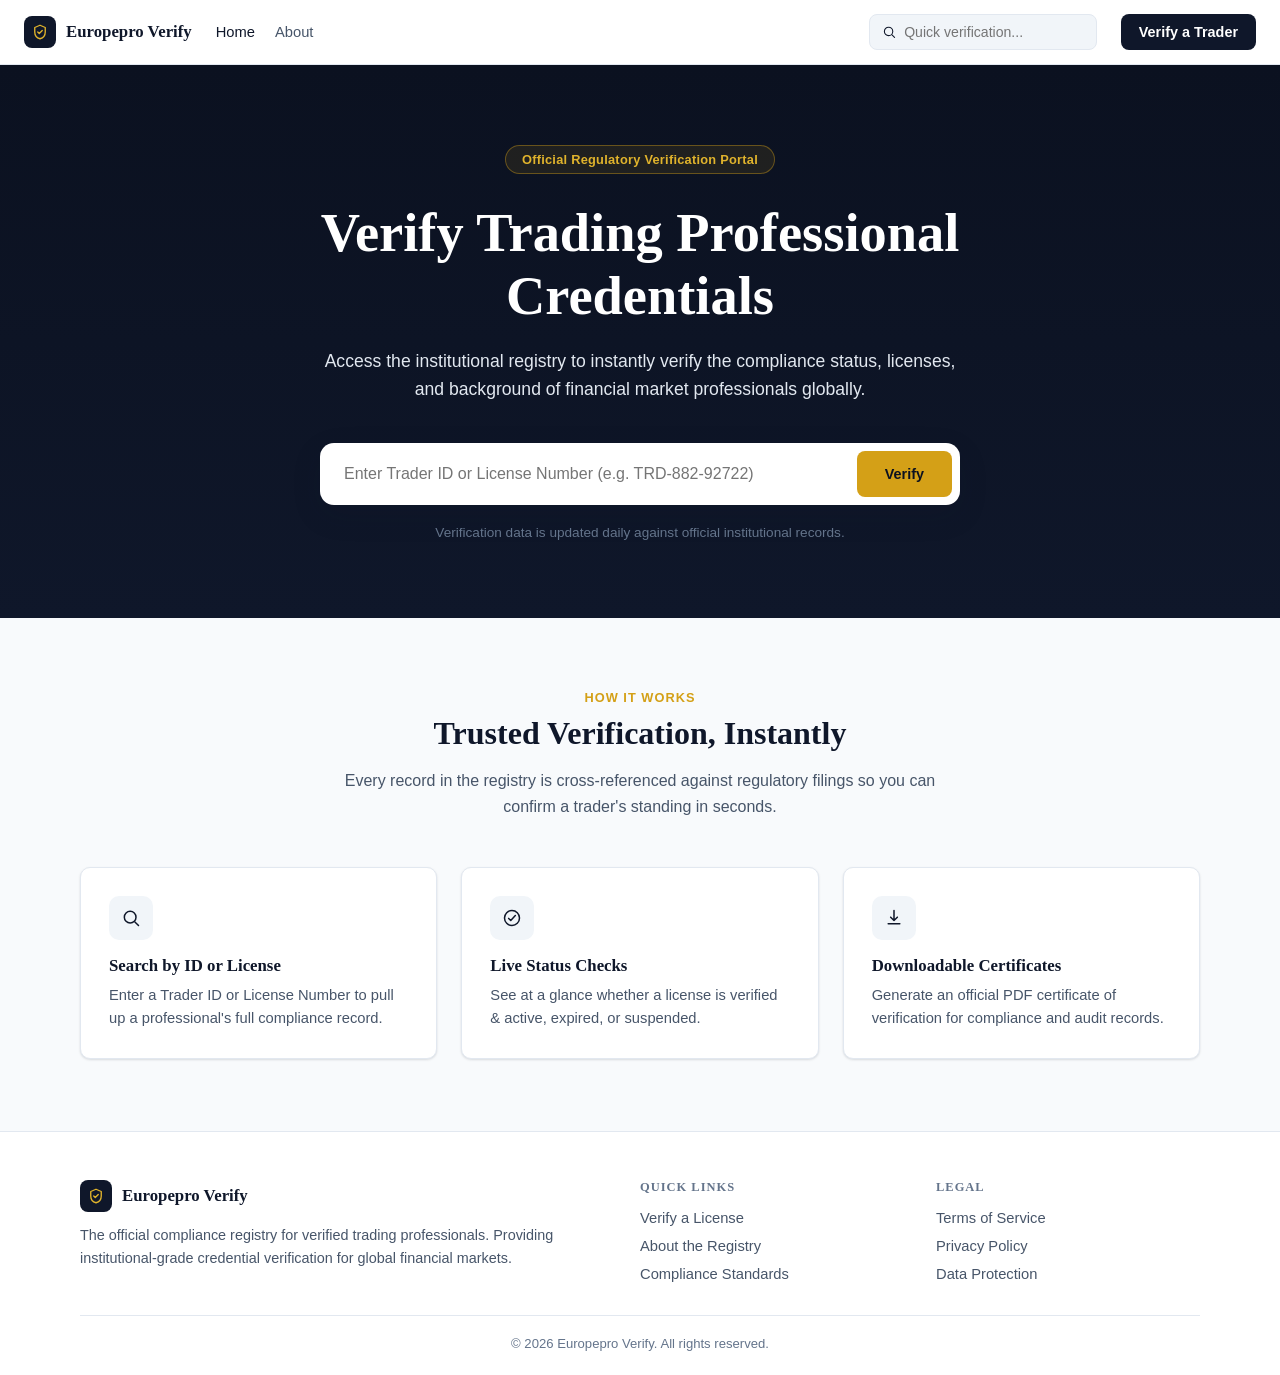
<file: index.html>
<!DOCTYPE html>
<html lang="en">
<head>
<meta charset="UTF-8" />
<meta name="viewport" content="width=device-width, initial-scale=1.0" />
<title>Europepro Verify — Verify Trading Credentials</title>
<link rel="stylesheet" href="css/styles.css" />
</head>
<body>
  <header class="site-header" id="site-header"></header>

  <section class="hero" id="search">
    <div class="hero-badge">Official Regulatory Verification Portal</div>
    <h1>Verify Trading Professional<br />Credentials</h1>
    <p class="lede">
      Access the institutional registry to instantly verify the compliance status,
      licenses, and background of financial market professionals globally.
    </p>

    <form id="search-form" class="search-box">
      <input type="text" id="search-input" placeholder="Enter Trader ID or License Number (e.g. TRD-882-92722)" />
      <button type="submit" class="btn btn-gold">Verify</button>
    </form>
    <p id="search-error" class="search-error"></p>

    <p class="hero-footnote">Verification data is updated daily against official institutional records.</p>
  </section>

  <section class="section">
    <div class="section-heading">
      <div class="eyebrow">How It Works</div>
      <h2>Trusted Verification, Instantly</h2>
      <p>Every record in the registry is cross-referenced against regulatory filings so you can confirm a trader's standing in seconds.</p>
    </div>
    <div class="feature-grid">
      <div class="feature-card" id="feature-1"></div>
      <div class="feature-card" id="feature-2"></div>
      <div class="feature-card" id="feature-3"></div>
    </div>
  </section>

  <footer class="site-footer" id="site-footer"></footer>

  <script src="data/traders.js"></script>
  <script src="js/main.js"></script>
  <script src="js/home.js"></script>
</body>
</html>
</file>
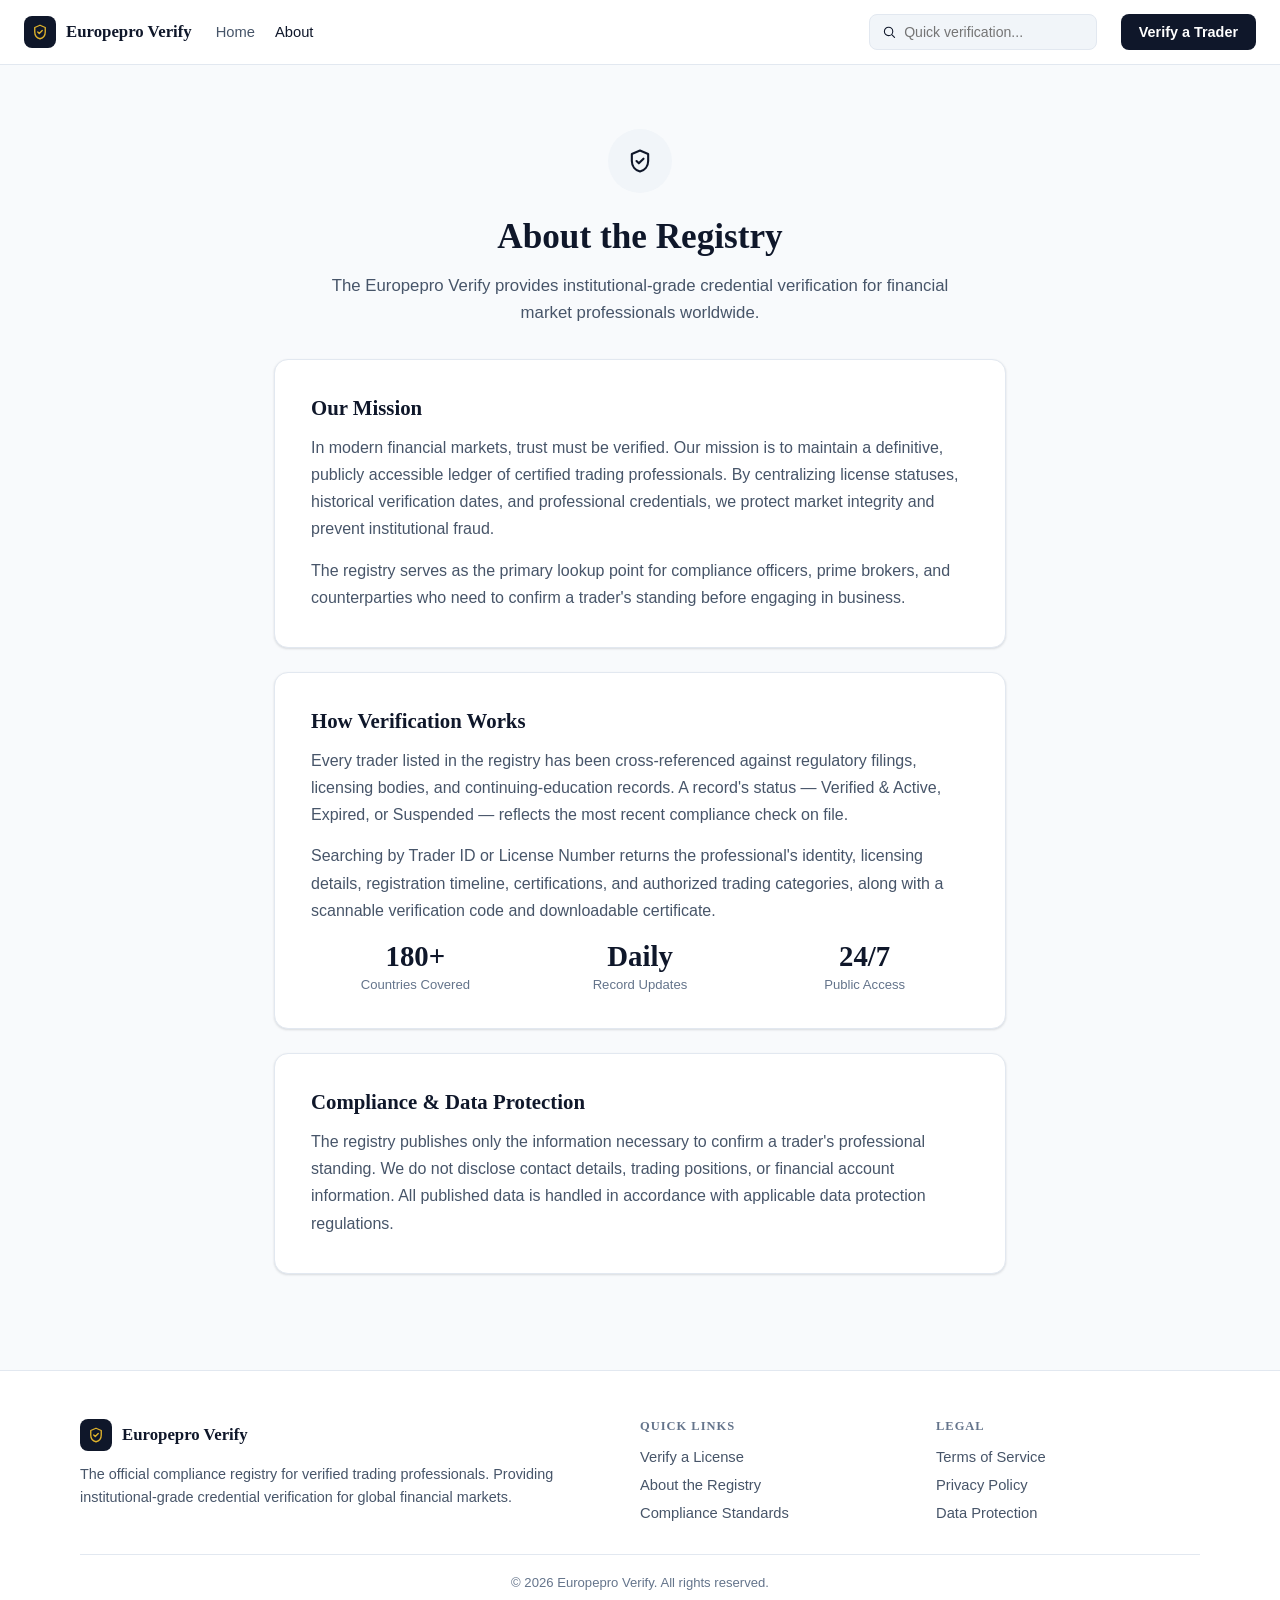
<file: about.html>
<!DOCTYPE html>
<html lang="en">
<head>
<meta charset="UTF-8" />
<meta name="viewport" content="width=device-width, initial-scale=1.0" />
<title>About the Registry — Europepro Verify</title>
<link rel="stylesheet" href="css/styles.css" />
</head>
<body>
  <header class="site-header" id="site-header"></header>

  <section class="about-hero">
    <div class="about-icon" id="about-icon"></div>
    <h1>About the Registry</h1>
    <p>The Europepro Verify provides institutional-grade credential verification for financial market professionals worldwide.</p>
  </section>

  <div class="about-content">
    <div class="about-card">
      <h2>Our Mission</h2>
      <p>In modern financial markets, trust must be verified. Our mission is to maintain a definitive, publicly accessible ledger of certified trading professionals. By centralizing license statuses, historical verification dates, and professional credentials, we protect market integrity and prevent institutional fraud.</p>
      <p>The registry serves as the primary lookup point for compliance officers, prime brokers, and counterparties who need to confirm a trader's standing before engaging in business.</p>
    </div>

    <div class="about-card">
      <h2>How Verification Works</h2>
      <p>Every trader listed in the registry has been cross-referenced against regulatory filings, licensing bodies, and continuing-education records. A record's status — Verified &amp; Active, Expired, or Suspended — reflects the most recent compliance check on file.</p>
      <p>Searching by Trader ID or License Number returns the professional's identity, licensing details, registration timeline, certifications, and authorized trading categories, along with a scannable verification code and downloadable certificate.</p>
      <div class="stat-grid">
        <div class="stat"><div class="num">180+</div><div class="label">Countries Covered</div></div>
        <div class="stat"><div class="num">Daily</div><div class="label">Record Updates</div></div>
        <div class="stat"><div class="num">24/7</div><div class="label">Public Access</div></div>
      </div>
    </div>

    <div class="about-card">
      <h2>Compliance &amp; Data Protection</h2>
      <p>The registry publishes only the information necessary to confirm a trader's professional standing. We do not disclose contact details, trading positions, or financial account information. All published data is handled in accordance with applicable data protection regulations.</p>
    </div>
  </div>

  <footer class="site-footer" id="site-footer"></footer>

  <script src="data/traders.js"></script>
  <script src="js/main.js"></script>
  <script>
    document.addEventListener("DOMContentLoaded", () => {
      renderHeader("about");
      renderFooter();
      document.getElementById("about-icon").innerHTML = icon("shield", 28);
    });
  </script>
</body>
</html>
</file>
<file: css/styles.css>
/* Global Trader Registry — Institutional Deep Navy & Slate theme */

:root {
  --navy-950: #0b1120;
  --navy-900: #0f172a;
  --navy-800: #1e293b;
  --slate-600: #475569;
  --slate-500: #64748b;
  --slate-200: #e2e8f0;
  --slate-100: #f1f5f9;
  --slate-50: #f8fafc;
  --gold-500: #d4a017;
  --gold-400: #e0b32c;
  --white: #ffffff;
  --green-600: #16a34a;
  --green-50: #f0fdf4;
  --red-600: #dc2626;
  --red-50: #fef2f2;
  --amber-600: #d97706;
  --amber-50: #fffbeb;

  --font-serif: Georgia, "Times New Roman", serif;
  --font-sans: -apple-system, BlinkMacSystemFont, "Segoe UI", Roboto, Helvetica, Arial, sans-serif;

  --radius: 10px;
  --shadow-card: 0 1px 3px rgba(15, 23, 42, 0.08), 0 1px 2px rgba(15, 23, 42, 0.06);
  --shadow-lg: 0 10px 30px rgba(15, 23, 42, 0.12);
}

* { box-sizing: border-box; }

html, body {
  margin: 0;
  padding: 0;
  font-family: var(--font-sans);
  color: var(--navy-900);
  background: var(--slate-50);
  -webkit-font-smoothing: antialiased;
}

h1, h2, h3, .brand-name {
  font-family: var(--font-serif);
}

a { color: inherit; text-decoration: none; }

.container {
  max-width: 1120px;
  margin: 0 auto;
  padding: 0 24px;
}

/* ---------- Header ---------- */
.site-header {
  background: var(--white);
  border-bottom: 1px solid var(--slate-200);
  position: sticky;
  top: 0;
  z-index: 50;
}

.header-inner {
  display: flex;
  align-items: center;
  gap: 24px;
  padding: 14px 24px;
}

.brand {
  display: flex;
  align-items: center;
  gap: 10px;
  font-weight: 700;
  font-size: 1.05rem;
  color: var(--navy-900);
}

.brand-icon {
  width: 32px;
  height: 32px;
  border-radius: 8px;
  background: var(--navy-900);
  display: flex;
  align-items: center;
  justify-content: center;
  color: var(--gold-400);
  flex-shrink: 0;
}

.main-nav {
  display: flex;
  gap: 20px;
  flex: 1;
}

.main-nav a {
  font-size: 0.92rem;
  color: var(--slate-600);
  font-weight: 500;
}

.main-nav a:hover, .main-nav a.active {
  color: var(--navy-900);
}

.header-search {
  display: flex;
  align-items: center;
  gap: 6px;
  background: var(--slate-100);
  border: 1px solid var(--slate-200);
  border-radius: 8px;
  padding: 8px 12px;
  min-width: 220px;
}

.header-search input {
  border: none;
  background: none;
  outline: none;
  font-size: 0.88rem;
  width: 100%;
  color: var(--navy-900);
}

.btn {
  display: inline-flex;
  align-items: center;
  justify-content: center;
  gap: 8px;
  border-radius: 8px;
  font-weight: 600;
  font-size: 0.9rem;
  padding: 10px 18px;
  border: none;
  cursor: pointer;
  transition: filter 0.15s ease, transform 0.1s ease;
}

.btn:active { transform: translateY(1px); }

.btn-primary {
  background: var(--navy-900);
  color: var(--white);
}
.btn-primary:hover { filter: brightness(1.15); }

.btn-gold {
  background: var(--gold-500);
  color: var(--navy-950);
}
.btn-gold:hover { filter: brightness(1.08); }

.btn-outline {
  background: var(--white);
  color: var(--navy-900);
  border: 1px solid var(--slate-200);
}
.btn-outline:hover { background: var(--slate-100); }

/* ---------- Hero ---------- */
.hero {
  background: linear-gradient(180deg, var(--navy-950) 0%, var(--navy-900) 100%);
  color: var(--white);
  padding: 80px 24px 64px;
  text-align: center;
}

.hero-badge {
  display: inline-flex;
  align-items: center;
  gap: 8px;
  border: 1px solid rgba(212, 160, 23, 0.4);
  background: rgba(212, 160, 23, 0.1);
  color: var(--gold-400);
  padding: 6px 16px;
  border-radius: 999px;
  font-size: 0.8rem;
  font-weight: 600;
  letter-spacing: 0.02em;
  margin-bottom: 28px;
}

.hero h1 {
  font-size: clamp(2.2rem, 5vw, 3.4rem);
  line-height: 1.15;
  margin: 0 0 20px;
  font-weight: 700;
}

.hero p.lede {
  color: var(--slate-200);
  font-size: 1.1rem;
  max-width: 640px;
  margin: 0 auto 40px;
  line-height: 1.6;
}

.search-box {
  background: var(--white);
  border-radius: 14px;
  padding: 8px;
  max-width: 640px;
  margin: 0 auto;
  display: flex;
  gap: 8px;
  box-shadow: var(--shadow-lg);
}

.search-box input {
  flex: 1;
  border: none;
  outline: none;
  padding: 14px 16px;
  font-size: 1rem;
  color: var(--navy-900);
  background: transparent;
}

.search-box .btn { padding: 14px 28px; }

.hero-footnote {
  margin-top: 20px;
  font-size: 0.85rem;
  color: var(--slate-500);
  display: flex;
  align-items: center;
  justify-content: center;
  gap: 6px;
}

.search-error {
  margin-top: 16px;
  color: #fca5a5;
  font-size: 0.9rem;
  display: none;
}

/* ---------- Feature section ---------- */
.section {
  padding: 72px 24px;
}

.section-heading {
  text-align: center;
  max-width: 640px;
  margin: 0 auto 48px;
}

.section-heading .eyebrow {
  color: var(--gold-500);
  font-weight: 700;
  font-size: 0.8rem;
  letter-spacing: 0.08em;
  text-transform: uppercase;
}

.section-heading h2 {
  font-size: 2rem;
  margin: 10px 0 12px;
  color: var(--navy-900);
}

.section-heading p {
  color: var(--slate-600);
  line-height: 1.6;
}

.feature-grid {
  display: grid;
  grid-template-columns: repeat(auto-fit, minmax(240px, 1fr));
  gap: 24px;
  max-width: 1120px;
  margin: 0 auto;
}

.feature-card {
  background: var(--white);
  border: 1px solid var(--slate-200);
  border-radius: var(--radius);
  padding: 28px;
  box-shadow: var(--shadow-card);
}

.feature-card .icon {
  width: 44px;
  height: 44px;
  border-radius: 10px;
  background: var(--slate-100);
  color: var(--navy-900);
  display: flex;
  align-items: center;
  justify-content: center;
  margin-bottom: 16px;
}

.feature-card h3 {
  font-size: 1.05rem;
  margin: 0 0 8px;
  color: var(--navy-900);
}

.feature-card p {
  color: var(--slate-600);
  font-size: 0.92rem;
  line-height: 1.55;
  margin: 0;
}

/* ---------- Footer ---------- */
.site-footer {
  background: var(--white);
  border-top: 1px solid var(--slate-200);
  padding: 48px 24px 24px;
}

.footer-grid {
  display: grid;
  grid-template-columns: 2fr 1fr 1fr;
  gap: 32px;
  max-width: 1120px;
  margin: 0 auto 32px;
}

.footer-grid h4 {
  font-family: var(--font-serif);
  font-size: 0.78rem;
  text-transform: uppercase;
  letter-spacing: 0.08em;
  color: var(--slate-500);
  margin: 0 0 14px;
}

.footer-grid ul {
  list-style: none;
  margin: 0;
  padding: 0;
  display: flex;
  flex-direction: column;
  gap: 10px;
}

.footer-grid ul a {
  color: var(--slate-600);
  font-size: 0.92rem;
}
.footer-grid ul a:hover { color: var(--navy-900); }

.footer-grid p {
  color: var(--slate-600);
  font-size: 0.9rem;
  line-height: 1.6;
  margin: 8px 0 0;
}

.footer-bottom {
  max-width: 1120px;
  margin: 0 auto;
  border-top: 1px solid var(--slate-200);
  padding-top: 20px;
  font-size: 0.82rem;
  color: var(--slate-500);
  text-align: center;
}

/* ---------- Verify page ---------- */
.verify-wrap {
  max-width: 1120px;
  margin: 0 auto;
  padding: 40px 24px 80px;
}

.back-link {
  display: inline-flex;
  align-items: center;
  gap: 6px;
  color: var(--slate-600);
  font-size: 0.9rem;
  margin-bottom: 24px;
}
.back-link:hover { color: var(--navy-900); }

.verify-grid {
  display: grid;
  grid-template-columns: 2fr 1fr;
  gap: 24px;
  align-items: start;
}

@media (max-width: 860px) {
  .verify-grid { grid-template-columns: 1fr; }
  .footer-grid { grid-template-columns: 1fr; }
  .main-nav { display: none; }
}

.card {
  background: var(--white);
  border: 1px solid var(--slate-200);
  border-radius: 14px;
  box-shadow: var(--shadow-card);
  overflow: hidden;
}

.profile-card { border-top: 4px solid var(--navy-900); }
.profile-card.status-verified { border-top-color: var(--green-600); }
.profile-card.status-expired { border-top-color: var(--red-600); }
.profile-card.status-suspended { border-top-color: var(--amber-600); }

.profile-header {
  display: flex;
  align-items: flex-start;
  gap: 20px;
  padding: 28px;
  flex-wrap: wrap;
}

.avatar {
  width: 88px;
  height: 88px;
  border-radius: 12px;
  background: var(--slate-100);
  color: var(--navy-900);
  display: flex;
  align-items: center;
  justify-content: center;
  font-family: var(--font-serif);
  font-weight: 700;
  font-size: 1.6rem;
  flex-shrink: 0;
}

.profile-identity { flex: 1; min-width: 200px; }
.profile-identity h1 { font-size: 1.6rem; margin: 0 0 4px; }
.profile-identity .specialization { color: var(--slate-600); font-size: 1rem; margin-bottom: 10px; }

.meta-row {
  display: flex;
  flex-wrap: wrap;
  gap: 16px;
  color: var(--slate-600);
  font-size: 0.88rem;
}
.meta-row span { display: inline-flex; align-items: center; gap: 6px; }

.status-badge {
  display: inline-flex;
  align-items: center;
  gap: 6px;
  padding: 8px 16px;
  border-radius: 999px;
  font-weight: 700;
  font-size: 0.82rem;
  letter-spacing: 0.02em;
  white-space: nowrap;
}
.status-badge.verified { background: var(--green-50); color: var(--green-600); }
.status-badge.expired { background: var(--red-50); color: var(--red-600); }
.status-badge.suspended { background: var(--amber-50); color: var(--amber-600); }

.divider { border-top: 1px solid var(--slate-200); }

.info-grid {
  display: grid;
  grid-template-columns: 1fr 1fr;
  gap: 24px;
  padding: 28px;
}

.info-block h4 {
  display: flex;
  align-items: center;
  gap: 8px;
  font-family: var(--font-serif);
  font-size: 0.85rem;
  text-transform: uppercase;
  letter-spacing: 0.06em;
  color: var(--slate-500);
  margin: 0 0 16px;
}

.field-label { font-size: 0.78rem; color: var(--slate-500); margin-bottom: 4px; }
.field-value {
  background: var(--slate-100);
  border-radius: 6px;
  padding: 8px 12px;
  font-family: "SFMono-Regular", Consolas, monospace;
  font-size: 0.92rem;
  margin-bottom: 14px;
}

.timeline-row {
  display: flex;
  justify-content: space-between;
  padding: 8px 0;
  font-size: 0.92rem;
}
.timeline-row span:first-child { color: var(--slate-500); }
.timeline-row span:last-child { font-weight: 600; }

.section-block { padding: 28px; }
.section-block h3 {
  display: flex;
  align-items: center;
  gap: 8px;
  font-size: 1.1rem;
  margin: 0 0 16px;
}

.tag-list { display: flex; flex-wrap: wrap; gap: 8px; }
.tag {
  background: var(--slate-100);
  border: 1px solid var(--slate-200);
  border-radius: 999px;
  padding: 6px 14px;
  font-size: 0.85rem;
  color: var(--navy-900);
}
.tag.gold { background: rgba(212, 160, 23, 0.12); border-color: rgba(212, 160, 23, 0.35); color: #92700f; }

.cert-list { list-style: none; margin: 0; padding: 0; display: flex; flex-direction: column; gap: 10px; }
.cert-list li {
  display: flex;
  align-items: center;
  gap: 10px;
  font-size: 0.92rem;
  color: var(--navy-900);
}

.side-card { padding: 24px; text-align: center; }
.side-card h3 { font-family: var(--font-serif); font-size: 1.05rem; margin: 0 0 20px; }

#qr-canvas-wrap {
  display: flex;
  justify-content: center;
  margin-bottom: 16px;
}

.blockchain-ref {
  background: var(--slate-100);
  border-radius: 8px;
  padding: 10px;
  font-size: 0.78rem;
  color: var(--slate-500);
  margin-top: 10px;
}
.blockchain-ref strong {
  display: block;
  font-family: monospace;
  color: var(--navy-900);
  font-size: 0.88rem;
  margin-top: 4px;
}

.cert-panel {
  background: var(--navy-950);
  color: var(--white);
  border-radius: 14px;
  padding: 24px;
  margin-top: 16px;
}
.cert-panel h3 { font-family: var(--font-serif); margin: 0 0 8px; }
.cert-panel p { color: var(--slate-200); font-size: 0.88rem; line-height: 1.5; margin: 0 0 16px; }

/* ---------- Not found ---------- */
.not-found {
  text-align: center;
  padding: 100px 24px;
}
.not-found .icon-circle {
  width: 72px;
  height: 72px;
  border-radius: 50%;
  background: var(--slate-100);
  color: var(--slate-500);
  display: flex;
  align-items: center;
  justify-content: center;
  margin: 0 auto 24px;
}
.not-found h1 { font-size: 1.8rem; margin: 0 0 12px; }
.not-found p { color: var(--slate-600); max-width: 480px; margin: 0 auto 28px; line-height: 1.6; }
.not-found code {
  background: var(--slate-100);
  padding: 2px 8px;
  border-radius: 4px;
}

/* ---------- About page ---------- */
.about-hero {
  text-align: center;
  padding: 64px 24px 32px;
}
.about-icon {
  width: 64px;
  height: 64px;
  border-radius: 50%;
  background: var(--slate-100);
  color: var(--navy-900);
  display: flex;
  align-items: center;
  justify-content: center;
  margin: 0 auto 24px;
}
.about-hero h1 { font-size: 2.2rem; margin: 0 0 16px; }
.about-hero p { color: var(--slate-600); max-width: 620px; margin: 0 auto; line-height: 1.6; font-size: 1.05rem; }

.about-content {
  max-width: 780px;
  margin: 0 auto;
  padding: 0 24px 72px;
}

.about-card {
  background: var(--white);
  border: 1px solid var(--slate-200);
  border-radius: 14px;
  padding: 36px;
  box-shadow: var(--shadow-card);
  margin-bottom: 24px;
}
.about-card h2 { font-size: 1.3rem; margin: 0 0 14px; }
.about-card p { color: var(--slate-600); line-height: 1.7; margin: 0 0 14px; }
.about-card p:last-child { margin-bottom: 0; }

.stat-grid {
  display: grid;
  grid-template-columns: repeat(3, 1fr);
  gap: 16px;
  margin-top: 16px;
}
.stat-grid .stat { text-align: center; }
.stat-grid .stat .num { font-family: var(--font-serif); font-size: 1.8rem; color: var(--navy-900); font-weight: 700; }
.stat-grid .stat .label { font-size: 0.82rem; color: var(--slate-500); margin-top: 4px; }

@media (max-width: 640px) {
  .header-inner { flex-wrap: wrap; }
  .header-search { display: none; }
  .info-grid { grid-template-columns: 1fr; }
  .stat-grid { grid-template-columns: 1fr; }
}
.avatar {
  width: 90px;
  height: 90px;
  border-radius: 50%;
  overflow: hidden;
  border: 3px solid #d4af37;
  background: #f8fafc;
  display: flex;
  justify-content: center;
  align-items: center;
  flex-shrink: 0;
}

.avatar-img {
  width: 100%;
  height: 100%;
  object-fit: cover;
  display: block;
}

.avatar span {
  font-size: 32px;
  font-weight: 700;
  color: #0f172a;
}
</file>
